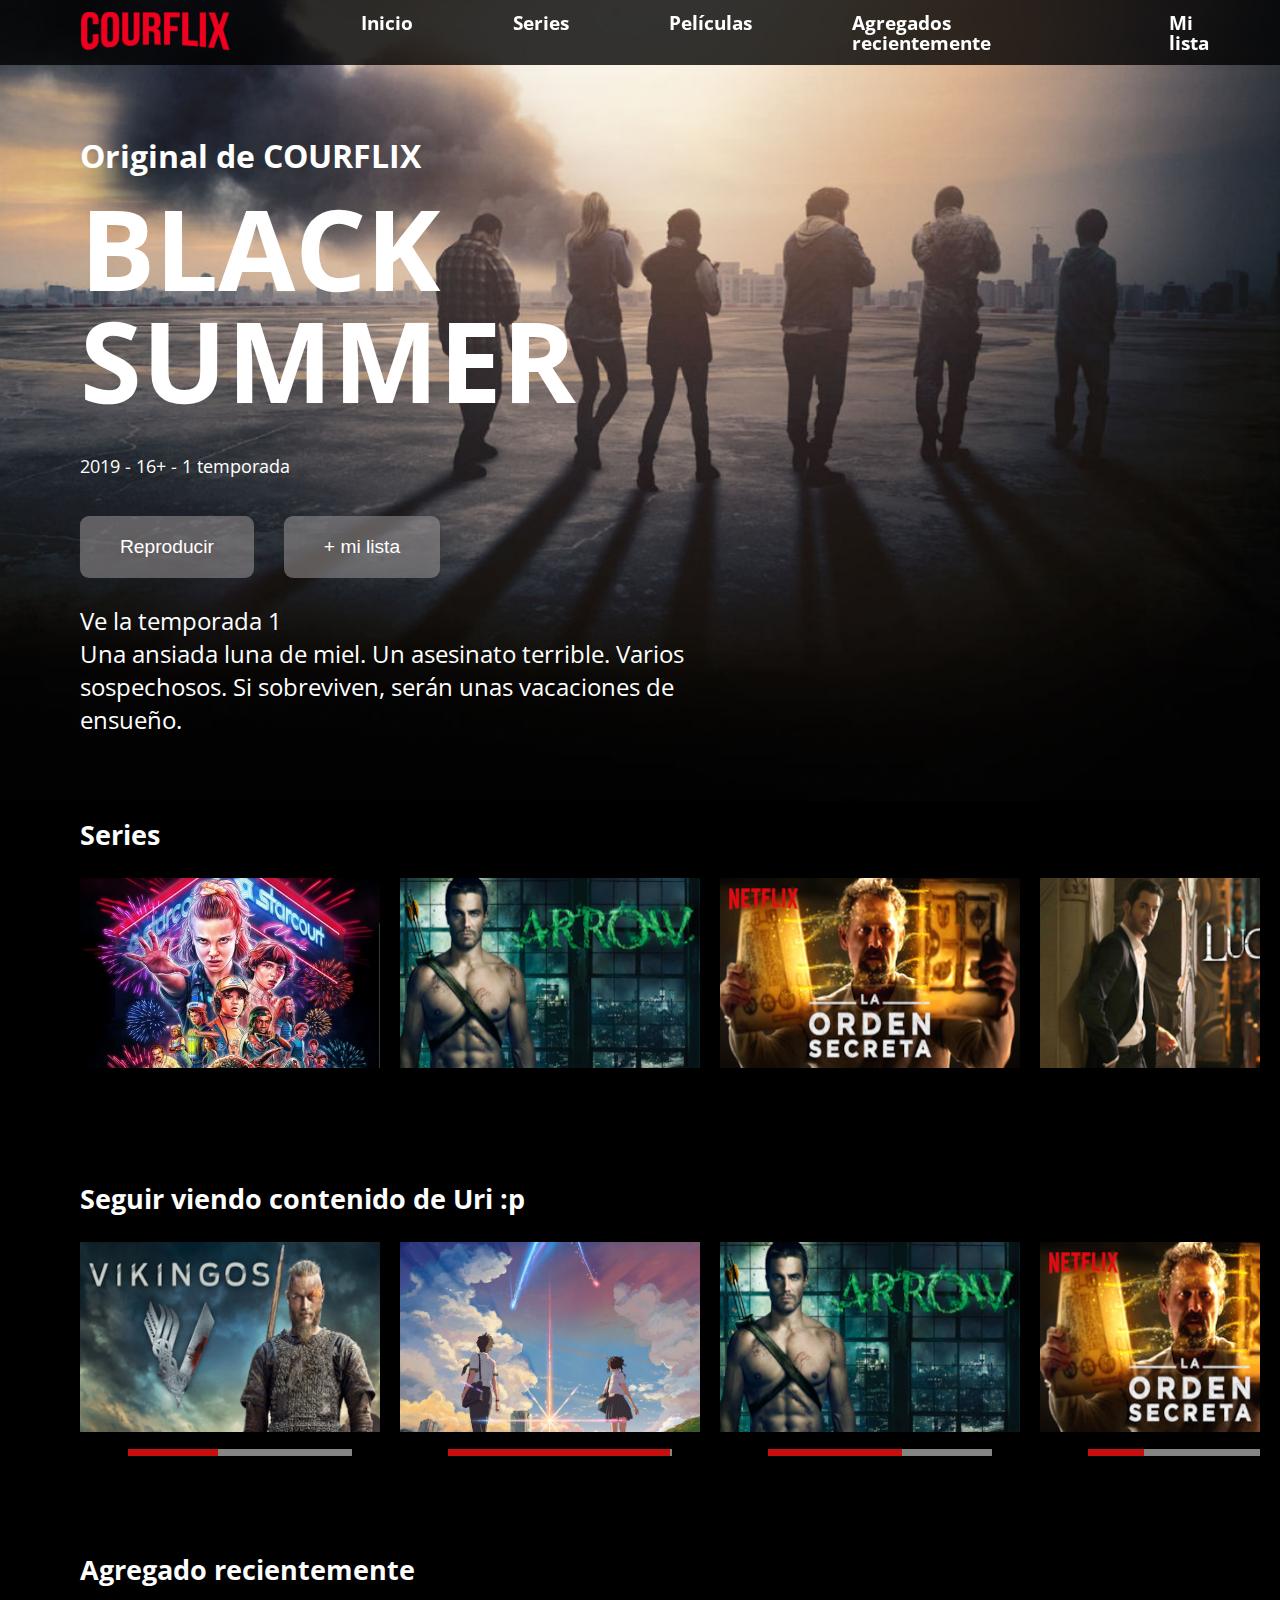
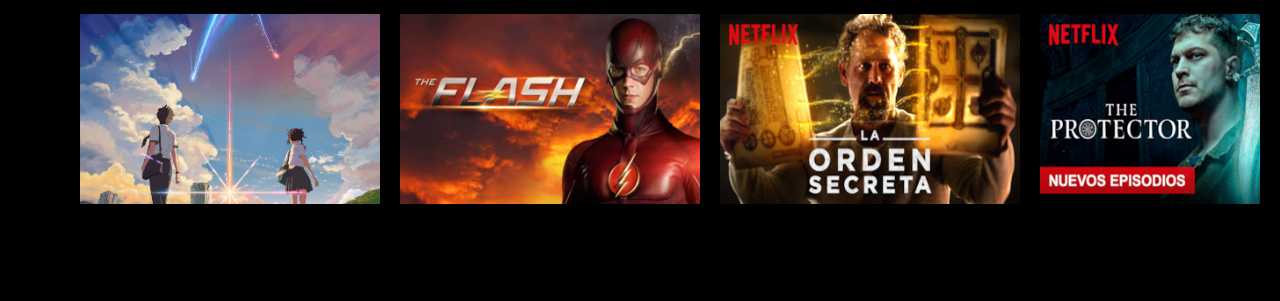
<file: index.html>
<!DOCTYPE html>
<html lang="es">
<head>
    <meta charset="UTF-8">
    <meta name="viewport" content="width=device-width, initial-scale=1.0">
    <link rel="stylesheet" href="./styles/reset.css" />
    <link rel="stylesheet" href="./styles/style.css"/>
    <title>Courflix</title>
</head>
<body>
    <header>
        <nav class="wrapper-nav">
            <div class="wrapper-logo">
                    <button class="burger-button" onclick={Mostrar_Ocultar()}>
                        <img src="./assets/img/Rectangle.png" alt="menu-hambuerguesa" class="burger-icon"/>
                        <img src="./assets/img/Rectangle.png" alt="menu-hambuerguesa" class="burger-icon"/>
                        <img src="./assets/img/Rectangle.png" alt="menu-hambuerguesa" class="burger-icon"/>
                    </button>
                <a  href="./index.html" class="link-logo"><img src="./assets/img/Logo.png" alt="logo-CourFlix" class="logo" /></a>
            </div>
            <div class="wrapper-links" id="MenuDesplegable">
                <ul class="contenedor_links">
                    <a href="#inicio" class="link"><li>Inicio</li></a>
                    <a href="#Series" class="link"><li>Series</li></a>
                    <a href="#" class="link"><li>Películas</li></a>
                    <a href="#" class="link"><li>Agregados recientemente</li></a>
                    <a href="#" class="link"><li>Mi lista</li></a>
                </ul>
            </div>
                <!-- Iconos diseñados por <a href="https://www.flaticon.es/autores/becris" title="Becris">Becris</a> from <a href="https://www.flaticon.es/" title="Flaticon"> www.flaticon.es</a> -->
        </nav>
    </header>
    <main class="wrapper-main">
        <div class="wrapper-description">
            <h3 class="text-original">Original de COURFLIX</h3>
            <h1 class="title">Black Summer</h1>
            <p class="description-short">2019 - 16+ - 1 temporada</p>
            <div class="wrapper-botenes-serie">
                <button class="button-serie">Reproducir</button>
                <button class="button-serie">+ mi lista</button>
            </div>
            <h3 class="text-description">Ve la temporada 1</h3>
            <p class="text-description">
                Una ansiada luna de miel. Un asesinato terrible.
                Varios sospechosos. Si sobreviven, serán unas vacaciones de ensueño.
            </p>
        </div>
    </main>
    <div class="wrapper-category" id="Series">
        <h2 class="title-category">Series</h2>
        <div class="content-category">
             <div class="wrapper-watching">
                    <a href="pags/StrangerThingsCapitulos.html" class="link-category">
                        <img src="./assets/img/StrangerThings.jpg" alt="imagen Serie StrangerThings" class="imagenes-category" />
                    </a>
                </div>
                <div class="wrapper-watching">
                    <a href="pags/YourName.html" class="link-category">
                        <img src="./assets/img/Arrow.png" alt="img Serie Dark" class="imagenes-category" />
                    </a>
                </div>
                <div class="wrapper-watching">
                    <a href="pags/YourName.html" class="link-category">
                        <img src="./assets/img/LaOrdenSecreta.png" alt="img La orden Secreta" class="imagenes-category" />
                    </a>
                </div>
                <div class="wrapper-watching">
                    <a href="pags/YourName.html" class="link-category">
                        <img src="./assets/img/Lucifer.png" alt="img Serie Lucifer" class="imagenes-category" />
                    </a>
                </div>
                <div class="wrapper-watching">
                    <a href="pags/YourName.html" class="link-category">
                        <img src="./assets/img/sietePecados.png" alt="img Anime 7 pecados" class="imagenes-category" />
                    </a>
                </div>
                <div class="wrapper-watching">
                    <a href="#" class="link-category">
                        <img src="./assets/img/Dark.png" alt="img Serie Dark" class="imagenes-category" />
                    </a>
                </div>
        </div>
    </div>
    <div class="wrapper-category">
        <h2 class="title-category">Seguir viendo contenido de Uri :p</h2>
        <div class="content-category">
            <div class="wrapper-watching">
                <a href="#" class="link-category">
                    <img src="./assets/img/Vikingos.png" alt="img Vikingos" class="imagenes-category"/>
                </a>
                <div class="barra-progreso-gray">
                    <div class="barra-progreso-red" style="width: 40%;"></div>
                </div>
            </div>
            <div class="wrapper-watching">
                <a href="./pags/YourName.html" class="link-category">
                    <img src="./assets/img/YourName.jpg" alt="img Movie YourName" class="imagenes-category"/>
                </a>
                <div class="barra-progreso-gray">
                    <div class="barra-progreso-red" style="width: 99%;"></div>
                </div>
            </div>
            <div class="wrapper-watching">
                <a href="#" class="link-category">
                    <img src="./assets/img/Arrow.png" alt="img serie Arrow" class="imagenes-category"/>
                </a>
                <div class="barra-progreso-gray">
                    <div class="barra-progreso-red" style="width: 60%;"></div>
                </div>
            </div>
            <div class="wrapper-watching">
                <a href="#" class="link-category">
                    <img src="./assets/img/LaOrdenSecreta.png" alt="img LaOrdenSecreta" class="imagenes-category"/>
                </a>
                <div class="barra-progreso-gray">
                    <div class="barra-progreso-red" style="width: 25%;"></div>
                </div>
            </div>
            <div class="wrapper-watching">
                <a href="#" class="link-category">
                    <img src="./assets/img/Dark.png" alt="img Serie Dark" class="imagenes-category"/>
                </a>
                <div class="barra-progreso-gray">
                    <div class="barra-progreso-red" style="width: 70%;"></div>
                </div>
            </div>
            <div class="wrapper-watching">
                <a href="#" class="link-category">
                    <img src="./assets/img/sietePecados.png" alt="img sietePecados" class="imagenes-category"/>
                </a>
                <div class="barra-progreso-gray">
                    <div class="barra-progreso-red" style="width: 5%;"></div>
                </div>
            </div>
        </div>
    </div>
    <div class="wrapper-category">
        <h2 class="title-category">Agregado recientemente</h2>
        <div class="content-category">
            <div class="wrapper-watching">
                   <a href="#" class="link-category">
                       <img src="./assets/img/YourName.jpg" alt="imagen Movie YorName" class="imagenes-category" />
                   </a>
               </div>
               <div class="wrapper-watching">
                   <a href="#" class="link-category">
                       <img src="./assets/img/Flash.png" alt="img Serie Flash" class="imagenes-category" />
                   </a>
               </div>
               <div class="wrapper-watching">
                   <a href="#" class="link-category">
                       <img src="./assets/img/LaOrdenSecreta.png" alt="img La orden Secreta" class="imagenes-category" />
                   </a>
               </div>
               <div class="wrapper-watching">
                   <a href="#" class="link-category">
                       <img src="./assets/img/Theprotector.png" alt="img Serie TheProtector" class="imagenes-category" />
                   </a>
               </div>
               <div class="wrapper-watching">
                   <a href="#" class="link-category">
                       <img src="./assets/img/sietePecados.png" alt="img Anime 7 pecados" class="imagenes-category" />
                   </a>
               </div>
               <div class="wrapper-watching">
                   <a href="#" class="link-category">
                       <img src="./assets/img/Dark.png" alt="img Serie Dark" class="imagenes-category" />
                   </a>
               </div>
       </div>
    </div>
    <script type="text/javascript" src="./menu.js"></script>
</body>
</html>
</file>
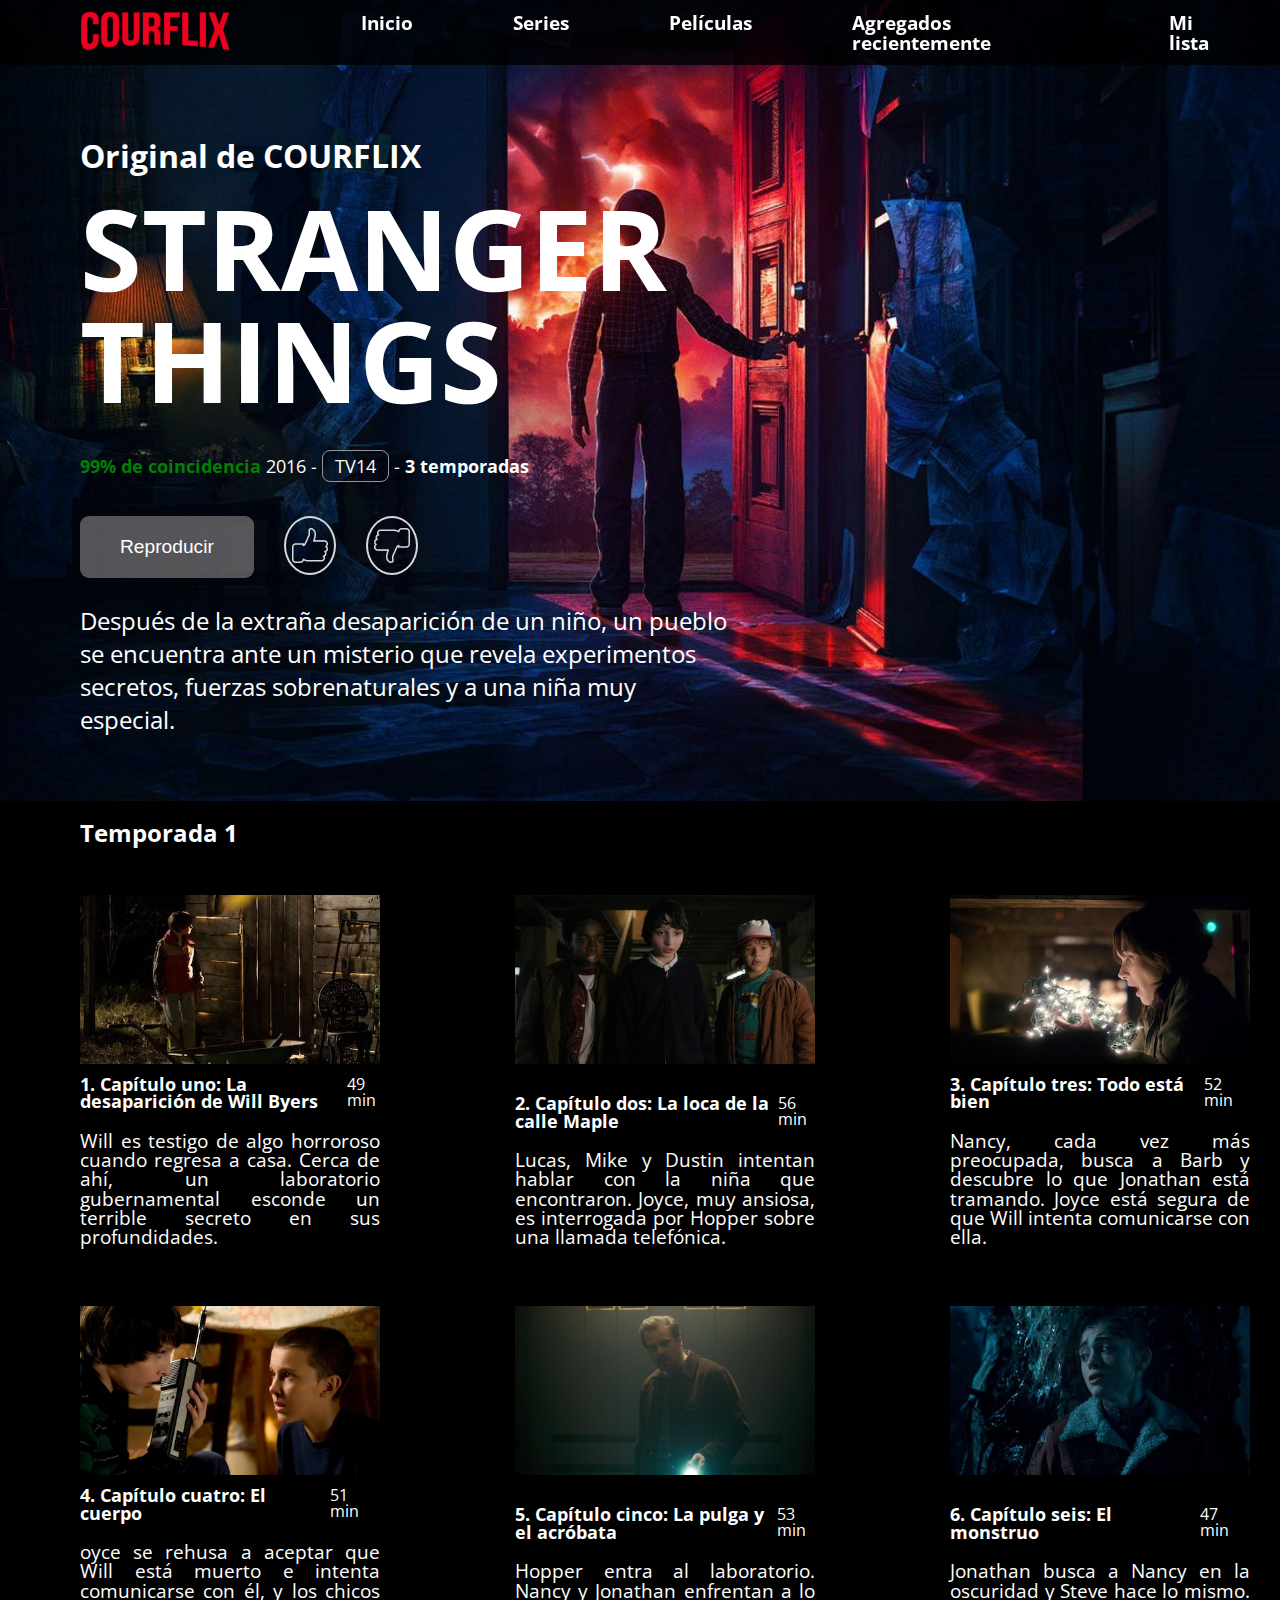
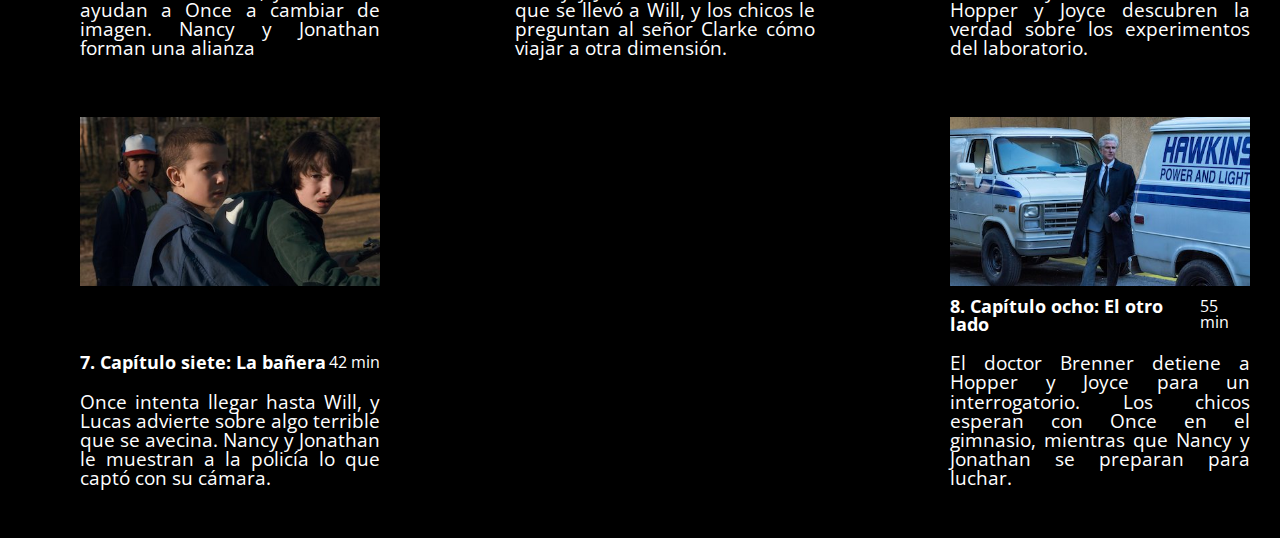
<file: pags/StrangerThingsCapitulos.html>
<!DOCTYPE html>
<html lang="es">
<head>
    <meta charset="UTF-8">
    <meta name="viewport" content="width=device-width, initial-scale=1.0">
    <link rel="stylesheet" href="../styles/reset.css" />
    <link rel="stylesheet" href="../styles/style.css"/>
    <title>Cápitulos Stranger Things</title>
</head>
<body>
    <header>
        <nav class="wrapper-nav">
            <div class="wrapper-logo">
                    <button class="burger-button" onclick={Mostrar_Ocultar()}>
                        <img src="../assets/img/Rectangle.png" alt="menu-hambuerguesa" class="burger-icon"/>
                        <img src="../assets/img/Rectangle.png" alt="menu-hambuerguesa" class="burger-icon"/>
                        <img src="../assets/img/Rectangle.png" alt="menu-hambuerguesa" class="burger-icon"/>
                    </button>
                <a  href="../index.html" class="link-logo"><img src="../assets/img/Logo.png" alt="logo-CourFlix" class="logo" /></a>
            </div>
            <div class="wrapper-links" id="MenuDesplegable" >
                <ul class="contenedor_links">
                    <a href="../index.html" class="link"><li>Inicio</li></a>
                    <a href="#Series" class="link"><li>Series</li></a>
                    <a href="#" class="link"><li>Películas</li></a>
                    <a href="#" class="link"><li>Agregados recientemente</li></a>
                    <a href="#" class="link"><li>Mi lista</li></a>
                </ul>
            </div>

                <!-- Iconos diseñados por <a href="https://www.flaticon.es/autores/becris" title="Becris">Becris</a> from <a href="https://www.flaticon.es/" title="Flaticon"> www.flaticon.es</a> -->
        </nav>
    </header>
    <main class="wrapperMainSerie">
        <div class="wrapper-description">
            <h3 class="text-original">Original de COURFLIX</h3>
            <h1 class="title">Stranger Things</h1>
            <p class="description-short"><span class="concidencia"> 99% de coincidencia  </span>2016 - <span class="clasificacion-movie">TV14</span> - <b>3 temporadas</b></p>
            <div class="wrapper-botenes-serie">
                <button class="button-serie"><a href="https://www.netflix.com/watch/80077368?multiTitleId=81253580" class="link-movie">Reproducir</a></button>
                <button class="button-like-Dislike"><img src="../assets/img/Shape.png" alt="pulgar like" class="icon-like" /></button>
                <button class="button-like-Dislike"><img src="../assets/img/dislike.png" alt="pulgar dislike" class="icon-dislike" /></button>
            </div>
            <!-- <h3 class="text-description">Sinopsís</h3> -->
            <p class="text-description">
                Después de la extraña desaparición de un niño, un pueblo se encuentra ante un misterio
                que revela experimentos secretos, fuerzas sobrenaturales y a una niña muy especial.
            </p>
        </div>
    </main>
    <div class="wrapper-temporada">
        <h2 class="temporada">Temporada 1</h2>
        <div class="wrapper-capitulos">
            <div class="wrapper-card-capitulos">
                <div class="wrapper-capitulo-imagen">
                   <a href="https://www.netflix.com/watch/80077368?multiTitleId=81253580"><img src="../assets/img/CapitulosSerie/Capitulo1.jpg" alt="capitulo 1" class="imagen-capitulos"/></a>
                </div>
                <div class="description-capitulos">
                    <div class="info-capitulo">
                        <h4 class="titulo-capitulo">1. Capítulo uno: La desaparición de Will Byers</h4>
                        <p class="tiempo-duracion">49 min</p>
                    </div>
                    <p class="text-description">Will es testigo de algo horroroso cuando regresa a casa. Cerca de ahí, un laboratorio gubernamental esconde un terrible secreto en sus profundidades.</p>
                </div>
            </div>
            <div class="wrapper-card-capitulos">
                <div class="wrapper-capitulo-imagen">
                    <a href="https://www.netflix.com/watch/80077368?multiTitleId=81253580"><img src="../assets/img/CapitulosSerie/Capitulo2.jpg" alt="capitulo 1" class="imagen-capitulos"/></a>
                </div>
                <div class="description-capitulos">
                    <div class="info-capitulo">
                        <h4 class="titulo-capitulo">2. Capítulo dos: La loca de la calle Maple</h4>
                        <p class="tiempo-duracion">56 min</p>
                    </div>
                    <p class="text-description">Lucas, Mike y Dustin intentan hablar con la niña que encontraron. Joyce, muy ansiosa, es interrogada por Hopper sobre una llamada telefónica.</p>
                </div>
            </div>
            <div class="wrapper-card-capitulos">
                <div class="wrapper-capitulo-imagen">
                    <a href="https://www.netflix.com/watch/80077368?multiTitleId=81253580"><img src="../assets/img/CapitulosSerie/Capitulo3.jpg" alt="capitulo 1" class="imagen-capitulos"/></a>
                </div>
                <div class="description-capitulos">
                    <div class="info-capitulo">
                        <h4 class="titulo-capitulo">3. Capítulo tres: Todo está bien</h4>
                        <p class="tiempo-duracion">52 min</p>
                    </div>
                    <p class="text-description">Nancy, cada vez más preocupada, busca a Barb y descubre lo que Jonathan está tramando. Joyce está segura de que Will intenta comunicarse con ella.</p>
                </div>
            </div>
            <div class="wrapper-card-capitulos">
                <div class="wrapper-capitulo-imagen">
                    <a href="https://www.netflix.com/watch/80077368?multiTitleId=81253580"><img src="../assets/img/CapitulosSerie/Capitulo4.jpg" alt="capitulo 1" class="imagen-capitulos"/></a>
                </div>
                <div class="description-capitulos">
                    <div class="info-capitulo">
                        <h4 class="titulo-capitulo">4. Capítulo cuatro: El cuerpo</h4>
                        <p class="tiempo-duracion">51 min</p>
                    </div>
                    <p class="text-description">oyce se rehusa a aceptar que Will está muerto e intenta comunicarse con él, y los chicos ayudan a Once a cambiar de imagen. Nancy y Jonathan forman una alianza</p>
                </div>
            </div>
            <div class="wrapper-card-capitulos">
                <div class="wrapper-capitulo-imagen">
                    <a href="https://www.netflix.com/watch/80077368?multiTitleId=81253580"><img src="../assets/img/CapitulosSerie/Capitulo5.jpg" alt="capitulo 1" class="imagen-capitulos"/></a>
                </div>
                <div class="description-capitulos">
                    <div class="info-capitulo">
                        <h4 class="titulo-capitulo">5. Capítulo cinco: La pulga y el acróbata</h4>
                        <p class="tiempo-duracion">53 min</p>
                    </div>
                    <p class="text-description">Hopper entra al laboratorio. Nancy y Jonathan enfrentan a lo que se llevó a Will, y los chicos le preguntan al señor Clarke cómo viajar a otra dimensión.</p>
                </div>
            </div>
            <div class="wrapper-card-capitulos">
                <div class="wrapper-capitulo-imagen">
                    <a href="https://www.netflix.com/watch/80077368?multiTitleId=81253580"><img src="../assets/img/CapitulosSerie/Capitulo6.jpg" alt="capitulo 1" class="imagen-capitulos"/></a>
                </div>
                <div class="description-capitulos">
                    <div class="info-capitulo">
                        <h4 class="titulo-capitulo">6. Capítulo seis: El monstruo</h4>
                        <p class="tiempo-duracion">47 min</p>
                    </div>
                    <p class="text-description">Jonathan busca a Nancy en la oscuridad y Steve hace lo mismo. Hopper y Joyce descubren la verdad sobre los experimentos del laboratorio.</p>
                </div>
            </div>
            <div class="wrapper-card-capitulos">
                <div class="wrapper-capitulo-imagen">
                    <a href="https://www.netflix.com/watch/80077368?multiTitleId=81253580"><img src="../assets/img/CapitulosSerie/Capitulo7.jpg" alt="capitulo 1" class="imagen-capitulos"/></a>
                </div>
                <div class="description-capitulos">
                    <div class="info-capitulo">
                        <h4 class="titulo-capitulo">7. Capítulo siete: La bañera</h4>
                        <p class="tiempo-duracion">42 min</p>
                    </div>
                    <p class="text-description">Once intenta llegar hasta Will, y Lucas advierte sobre algo terrible que se avecina. Nancy y Jonathan le muestran a la policía lo que captó con su cámara.</p>
                </div>
            </div>
            <div class="wrapper-card-capitulos">
                <div class="wrapper-capitulo-imagen">
                    <a href="https://www.netflix.com/watch/80077368?multiTitleId=81253580"><img src="../assets/img/CapitulosSerie/Capitulo8.jpg" alt="capitulo 1" class="imagen-capitulos"/></a>
                </div>
                <div class="description-capitulos">
                    <div class="info-capitulo">
                        <h4 class="titulo-capitulo">8. Capítulo ocho: El otro lado</h4>
                        <p class="tiempo-duracion">55 min</p>
                    </div>
                    <p class="text-description">El doctor Brenner detiene a Hopper y Joyce para un interrogatorio. Los chicos esperan con Once en el gimnasio, mientras que Nancy y Jonathan se preparan para luchar.</p>
                </div>
            </div>
        </div>
    </div>
    <script type="text/javascript" src="../menu.js"></script>
</body>
</html>
</file>
<file: styles/style.css>
@import url("https://fonts.googleapis.com/css2?family=Open+Sans:wght@400;700&display=swap");
@import url("https://fonts.googleapis.com/css2?family=Dancing+Script:wght@400;700&display=swap");
body {
  font-family: "Open Sans", sans-serif;
  background-color: #000000;
}

a:visited {
  color: white;
  text-decoration: none;
}

b {
  font-weight: 700;
}

header {
  position: fixed;
  width: 100%;
}
header .wrapper-nav {
  background: rgba(0, 0, 0, 0.801218);
  display: flex;
  justify-content: flex-start;
  align-items: center;
  max-width: 100%;
  height: 65px;
}
header .wrapper-nav .wrapper-logo {
  display: flex;
  margin: 0 81px;
}
header .wrapper-nav .wrapper-logo .burger-button {
  background: none;
  display: none;
  border: none;
  width: 40px;
  height: 40px;
  margin: 0px 13px;
}
header .wrapper-nav .wrapper-logo .burger-button .burger-icon {
  width: 35px;
  height: 4px;
}
@media only screen and (max-width: 600px) {
  header .wrapper-nav .wrapper-logo .burger-button {
    display: flex;
    flex-direction: column;
    justify-content: space-around;
    align-items: center;
  }
}
@media only screen and (max-width: 768px) {
  header .wrapper-nav .wrapper-logo .burger-button {
    display: flex;
    flex-direction: column;
    justify-content: space-around;
    align-items: center;
  }
}
header .wrapper-nav .wrapper-logo .link-boton {
  width: 150px;
}
header .wrapper-nav .wrapper-logo .link-boton .logo {
  width: 100%;
}
@media only screen and (max-width: 600px) {
  header .wrapper-nav .wrapper-logo .link-boton .logo {
    margin: 0 20px;
  }
}
@media only screen and (max-width: 600px) {
  header .wrapper-nav .wrapper-logo {
    margin: 0 10px;
  }
}
header .wrapper-nav .wrapper-links {
  display: flex;
}
@media only screen and (max-width: 600px) {
  header .wrapper-nav .wrapper-links {
    display: none;
    position: fixed;
    background-color: #000000;
    box-sizing: border-box;
    margin-top: 460px;
  }
}
header .wrapper-nav .wrapper-links .contenedor_links {
  display: flex;
  justify-content: space-around;
}
@media only screen and (max-width: 600px) {
  header .wrapper-nav .wrapper-links .contenedor_links {
    flex-direction: column;
    justify-content: space-around;
  }
}
header .wrapper-nav .wrapper-links .contenedor_links .link {
  color: white;
  text-decoration: none;
  box-sizing: border-box;
  margin: 0 50px;
  font-family: "Open Sans", sans-serif;
  font-weight: 700;
  font-size: 1.2rem;
}
@media only screen and (max-width: 600px) {
  header .wrapper-nav .wrapper-links .contenedor_links .link {
    margin: 0px;
    padding: 20px 20px 40px 20px;
  }
}

.wrapper-main, .wrapperMainSerie, .wrapperMainMovie {
  display: flex;
  justify-content: flex-start;
  align-content: flex-end;
  background-image: url(../assets/img/background.png);
  background-repeat: no-repeat;
  background-size: cover;
  padding: 140px 0 50px;
}
@media only screen and (max-width: 600px) {
  .wrapper-main, .wrapperMainSerie, .wrapperMainMovie {
    padding: 100px 0 25px;
  }
}
.wrapper-main .wrapper-description, .wrapperMainSerie .wrapper-description, .wrapperMainMovie .wrapper-description {
  display: flex;
  flex-direction: column;
  margin-left: 80px;
  margin-bottom: 15px;
  max-width: 650px;
}
@media only screen and (max-width: 600px) {
  .wrapper-main .wrapper-description, .wrapperMainSerie .wrapper-description, .wrapperMainMovie .wrapper-description {
    max-width: 100%;
    margin-left: 20px;
  }
}
.wrapper-main .wrapper-description .text-original, .wrapperMainSerie .wrapper-description .text-original, .wrapperMainMovie .wrapper-description .text-original {
  color: white;
  font-size: 2rem;
  margin: 0 0 20px 0;
  font-weight: 700;
}
@media only screen and (max-width: 600px) {
  .wrapper-main .wrapper-description .text-original, .wrapperMainSerie .wrapper-description .text-original, .wrapperMainMovie .wrapper-description .text-original {
    display: none;
  }
}
.wrapper-main .wrapper-description .title, .wrapperMainSerie .wrapper-description .title, .wrapperMainMovie .wrapper-description .title {
  color: white;
  font-size: 7rem;
  font-weight: 700;
  text-transform: uppercase;
}
@media only screen and (max-width: 600px) {
  .wrapper-main .wrapper-description .title, .wrapperMainSerie .wrapper-description .title, .wrapperMainMovie .wrapper-description .title {
    font-size: 2rem;
  }
}
.wrapper-main .wrapper-description .title-movie, .wrapperMainSerie .wrapper-description .title-movie, .wrapperMainMovie .wrapper-description .title-movie {
  color: white;
  font-size: 10rem;
  font-weight: 700;
  font-family: "Dancing Script", cursive;
}
@media only screen and (max-width: 600px) {
  .wrapper-main .wrapper-description .title-movie, .wrapperMainSerie .wrapper-description .title-movie, .wrapperMainMovie .wrapper-description .title-movie {
    font-size: 4rem;
  }
}
.wrapper-main .wrapper-description .description-short, .wrapperMainSerie .wrapper-description .description-short, .wrapperMainMovie .wrapper-description .description-short {
  display: block;
  color: white;
  font-size: 1.1rem;
  font-weight: 400;
  line-height: 20px;
  margin: 40px 0px;
}
@media only screen and (max-width: 600px) {
  .wrapper-main .wrapper-description .description-short, .wrapperMainSerie .wrapper-description .description-short, .wrapperMainMovie .wrapper-description .description-short {
    display: block;
    color: white;
    font-size: 0.8rem;
    font-weight: 400;
    line-height: 20px;
    margin: 10px 0px;
  }
}
.wrapper-main .wrapper-description .description-short .concidencia, .wrapperMainSerie .wrapper-description .description-short .concidencia, .wrapperMainMovie .wrapper-description .description-short .concidencia {
  font-weight: 700;
  color: green;
}
.wrapper-main .wrapper-description .description-short .clasificacion-movie, .wrapperMainSerie .wrapper-description .description-short .clasificacion-movie, .wrapperMainMovie .wrapper-description .description-short .clasificacion-movie {
  border: 1px solid #979797;
  border-radius: 8px;
  padding: 3px 12px;
}
.wrapper-main .wrapper-description .wrapper-botenes-serie, .wrapperMainSerie .wrapper-description .wrapper-botenes-serie, .wrapperMainMovie .wrapper-description .wrapper-botenes-serie {
  display: flex;
  justify-content: flex-start;
  margin-bottom: 26px;
}
.wrapper-main .wrapper-description .wrapper-botenes-serie .button-serie, .wrapperMainSerie .wrapper-description .wrapper-botenes-serie .button-serie, .wrapperMainMovie .wrapper-description .wrapper-botenes-serie .button-serie {
  background-color: rgba(157, 151, 151, 0.541521);
  border: none;
  border-radius: 9px;
  color: white;
  text-align: center;
  font-size: 1.2rem;
  padding: 20px 40px;
  transition: 0.3s;
  margin-right: 30px;
}
.wrapper-main .wrapper-description .wrapper-botenes-serie .button-serie .link-movie, .wrapperMainSerie .wrapper-description .wrapper-botenes-serie .button-serie .link-movie, .wrapperMainMovie .wrapper-description .wrapper-botenes-serie .button-serie .link-movie {
  color: white;
  text-decoration: none;
}
@media only screen and (max-width: 600px) {
  .wrapper-main .wrapper-description .wrapper-botenes-serie .button-serie, .wrapperMainSerie .wrapper-description .wrapper-botenes-serie .button-serie, .wrapperMainMovie .wrapper-description .wrapper-botenes-serie .button-serie {
    font-size: 0.8rem;
    padding: 10px 20px;
    margin-right: 10px;
  }
}
.wrapper-main .wrapper-description .wrapper-botenes-serie .button-serie:hover, .wrapperMainSerie .wrapper-description .wrapper-botenes-serie .button-serie:hover, .wrapperMainMovie .wrapper-description .wrapper-botenes-serie .button-serie:hover {
  background-color: #ED0A1D;
}
.wrapper-main .wrapper-description .wrapper-botenes-serie .button-like-Dislike, .wrapperMainSerie .wrapper-description .wrapper-botenes-serie .button-like-Dislike, .wrapperMainMovie .wrapper-description .wrapper-botenes-serie .button-like-Dislike {
  display: flex;
  justify-content: center;
  align-items: center;
  background: none;
  border: 2px solid #D8D8D8;
  border-radius: 50%;
  max-width: 59px;
  max-height: 59px;
}
@media only screen and (max-width: 600px) {
  .wrapper-main .wrapper-description .wrapper-botenes-serie .button-like-Dislike, .wrapperMainSerie .wrapper-description .wrapper-botenes-serie .button-like-Dislike, .wrapperMainMovie .wrapper-description .wrapper-botenes-serie .button-like-Dislike {
    max-width: 35px;
    max-height: 35px;
  }
}
.wrapper-main .wrapper-description .wrapper-botenes-serie .button-like-Dislike .icon-like, .wrapperMainSerie .wrapper-description .wrapper-botenes-serie .button-like-Dislike .icon-like, .wrapperMainMovie .wrapper-description .wrapper-botenes-serie .button-like-Dislike .icon-like, .wrapper-main .wrapper-description .wrapper-botenes-serie .button-like-Dislike .icon-dislike, .wrapperMainSerie .wrapper-description .wrapper-botenes-serie .button-like-Dislike .icon-dislike, .wrapperMainMovie .wrapper-description .wrapper-botenes-serie .button-like-Dislike .icon-dislike {
  display: inline-block;
  margin: 0 auto;
  width: 100%;
}
.wrapper-main .wrapper-description .wrapper-botenes-serie .button-like-Dislike:last-child, .wrapperMainSerie .wrapper-description .wrapper-botenes-serie .button-like-Dislike:last-child, .wrapperMainMovie .wrapper-description .wrapper-botenes-serie .button-like-Dislike:last-child {
  margin-left: 30px;
}
@media only screen and (max-width: 600px) {
  .wrapper-main .wrapper-description .wrapper-botenes-serie .button-like-Dislike:last-child, .wrapperMainSerie .wrapper-description .wrapper-botenes-serie .button-like-Dislike:last-child, .wrapperMainMovie .wrapper-description .wrapper-botenes-serie .button-like-Dislike:last-child {
    margin-left: 10px;
  }
}
.wrapper-main .wrapper-description .text-description, .wrapperMainSerie .wrapper-description .text-description, .wrapperMainMovie .wrapper-description .text-description {
  color: white;
  font-size: 1.5rem;
  font-weight: 400;
  line-height: 33px;
}
@media only screen and (max-width: 600px) {
  .wrapper-main .wrapper-description .text-description, .wrapperMainSerie .wrapper-description .text-description, .wrapperMainMovie .wrapper-description .text-description {
    display: none;
  }
}

.wrapper-category {
  background-color: #000000;
  padding: 20px 0;
  padding-left: 80px;
  margin-bottom: 50px;
}
@media only screen and (max-width: 600px) {
  .wrapper-category {
    padding-left: 20px;
  }
}
.wrapper-category .title-category {
  color: white;
  font-size: 1.7rem;
  font-weight: 700;
  margin-bottom: 20px;
}
@media only screen and (max-width: 600px) {
  .wrapper-category .title-category {
    font-size: 1.3rem;
  }
}
.wrapper-category .content-category {
  display: flex;
  overflow-x: auto;
  margin-right: 20px;
}
.wrapper-category .content-category .wrapper-watching {
  display: flex;
  justify-content: flex-start;
  flex-direction: column;
  padding: 10px 0;
  max-width: 320px;
}
.wrapper-category .content-category .wrapper-watching .link-category {
  margin-right: 20px;
}
.wrapper-category .content-category .wrapper-watching .link-category .imagenes-category {
  width: 300px;
  height: 190px;
  margin-bottom: 15px;
}
.wrapper-category .content-category .wrapper-watching .barra-progreso-gray {
  display: inline-block;
  margin: 0 auto;
  background-color: #858585;
  width: 70%;
  height: 7px;
}
.wrapper-category .content-category .wrapper-watching .barra-progreso-gray .barra-progreso-red {
  background-color: #C60F0E;
  height: 100%;
}

.wrapperMainMovie {
  background-image: url(../assets/img/backgroundmovie.gif);
  background-position: center;
}

.wrapperMainSerie {
  background-image: url(../assets/img/BackGroundStrangerThings.jpg);
  background-position: center;
}

.wrapper-temporada {
  display: flex;
  flex-direction: column;
  justify-content: space-around;
  padding: 20px 0;
  padding-left: 80px;
}
@media only screen and (max-width: 600px) {
  .wrapper-temporada {
    padding-left: 20px;
  }
}
.wrapper-temporada .temporada {
  color: white;
  font-size: 1.5rem;
  font-weight: 700;
  margin-bottom: 20px;
}
.wrapper-temporada .wrapper-capitulos {
  display: flex;
  justify-content: space-between;
  flex-wrap: wrap;
}
@media only screen and (max-width: 600px) {
  .wrapper-temporada .wrapper-capitulos {
    flex-direction: column;
    flex-wrap: nowrap;
  }
}
.wrapper-temporada .wrapper-capitulos .wrapper-card-capitulos {
  display: flex;
  flex-direction: column;
  justify-content: space-between;
  max-width: 25%;
  margin: 30px 30px 30px 0px;
}
@media only screen and (max-width: 600px) {
  .wrapper-temporada .wrapper-capitulos .wrapper-card-capitulos {
    max-width: 325px;
    display: flex;
    flex-direction: row;
    justify-content: space-between;
    margin: 10px 0px 15px 0px;
  }
}
.wrapper-temporada .wrapper-capitulos .wrapper-card-capitulos .wrapper-capitulo-imagen {
  width: 100%;
  margin-bottom: 10px;
}
@media only screen and (max-width: 600px) {
  .wrapper-temporada .wrapper-capitulos .wrapper-card-capitulos .wrapper-capitulo-imagen {
    width: 150px;
    margin-bottom: 0px;
    margin-right: 10px;
  }
}
.wrapper-temporada .wrapper-capitulos .wrapper-card-capitulos .wrapper-capitulo-imagen .imagen-capitulos {
  width: 100%;
}
@media only screen and (max-width: 600px) {
  .wrapper-temporada .wrapper-capitulos .wrapper-card-capitulos .wrapper-capitulo-imagen .imagen-capitulos {
    width: 150px;
  }
}
.wrapper-temporada .wrapper-capitulos .wrapper-card-capitulos .description-capitulos .info-capitulo {
  display: flex;
  justify-content: space-between;
  margin-bottom: 20px;
}
@media only screen and (max-width: 600px) {
  .wrapper-temporada .wrapper-capitulos .wrapper-card-capitulos .description-capitulos .info-capitulo {
    flex-direction: column;
    margin-bottom: 5px;
  }
}
.wrapper-temporada .wrapper-capitulos .wrapper-card-capitulos .description-capitulos .info-capitulo .titulo-capitulo {
  color: white;
  font-size: 1.1rem;
  font-weight: 700;
}
@media only screen and (max-width: 600px) {
  .wrapper-temporada .wrapper-capitulos .wrapper-card-capitulos .description-capitulos .info-capitulo .titulo-capitulo {
    font-size: 0.8rem;
  }
}
.wrapper-temporada .wrapper-capitulos .wrapper-card-capitulos .description-capitulos .info-capitulo .tiempo-duracion {
  color: white;
  font-size: 1rem;
  font-weight: 400;
}
@media only screen and (max-width: 600px) {
  .wrapper-temporada .wrapper-capitulos .wrapper-card-capitulos .description-capitulos .info-capitulo .tiempo-duracion {
    font-size: 0.8rem;
  }
}
.wrapper-temporada .wrapper-capitulos .wrapper-card-capitulos .description-capitulos .text-description {
  color: white;
  text-align: justify;
  font-size: 1.2rem;
}
@media only screen and (max-width: 600px) {
  .wrapper-temporada .wrapper-capitulos .wrapper-card-capitulos .description-capitulos .text-description {
    font-size: 0.85rem;
  }
}

/*# sourceMappingURL=style.css.map */
</file>
